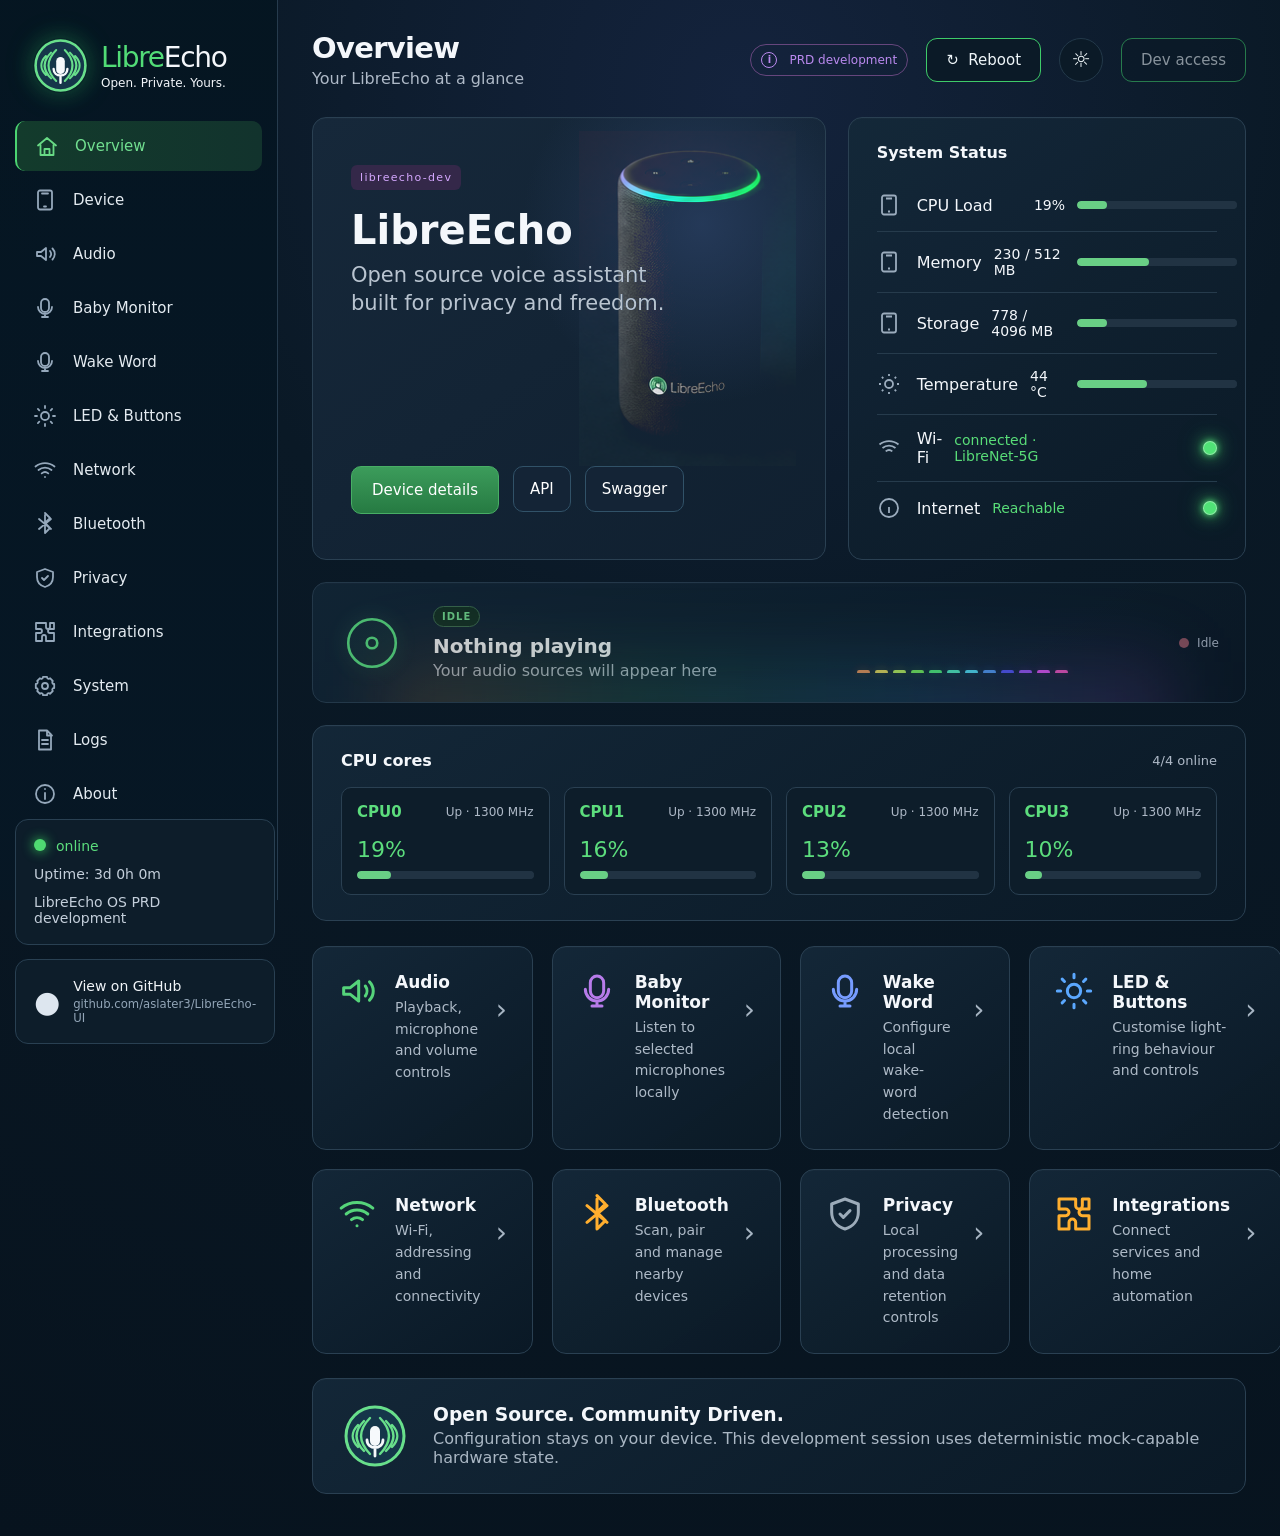
<file: demo/index.html>
<!doctype html>
<html lang="en">
<head>
<meta charset="utf-8" />
<meta name="viewport" content="width=device-width,initial-scale=1" />
<title>LibreEcho Control Centre</title>
<link rel="icon" href="assets/favicon.svg" type="image/svg+xml" />
<link rel="stylesheet" href="css/app.css" />
</head>
<body>
<svg class="sprite" aria-hidden="true">
  <symbol id="home" viewBox="0 0 24 24"><path d="M3 11.5 12 4l9 7.5M5.5 10.5V21h13V10.5M9.5 21v-6h5v6"/></symbol>
  <symbol id="device" viewBox="0 0 24 24"><rect x="5" y="2.5" width="14" height="19" rx="2"/><path d="M9 5.5h6M11 18.5h2"/></symbol>
  <symbol id="audio" viewBox="0 0 24 24"><path d="M4 10h4l5-4v12l-5-4H4zM17 9c1.3 1.7 1.3 4.3 0 6M19.5 6.5c3 3.1 3 7.9 0 11"/></symbol>
  <symbol id="mic" viewBox="0 0 24 24"><rect x="8" y="3" width="8" height="13" rx="4"/><path d="M5 11a7 7 0 0 0 14 0M12 18v3M9 21h6"/></symbol>
  <symbol id="sun" viewBox="0 0 24 24"><circle cx="12" cy="12" r="4"/><path d="M12 2v2M12 20v2M2 12h2M20 12h2M4.9 4.9l1.4 1.4M17.7 17.7l1.4 1.4M19.1 4.9l-1.4 1.4M6.3 17.7l-1.4 1.4"/></symbol>
  <symbol id="wifi" viewBox="0 0 24 24"><path d="M2.5 8.5a15 15 0 0 1 19 0M5.5 12a10.2 10.2 0 0 1 13 0M8.7 15.4a5.2 5.2 0 0 1 6.6 0M12 19h.01"/></symbol>
  <symbol id="bluetooth" viewBox="0 0 24 24"><path d="M12 3v18l5-5-5-5 5-5-5-5M6 7l12 10M6 17 18 7"/></symbol>
  <symbol id="shield" viewBox="0 0 24 24"><path d="M12 3 20 6v5c0 5-3.2 8.6-8 10-4.8-1.4-8-5-8-10V6z"/><path d="m9 12 2 2 4-4"/></symbol>
  <symbol id="puzzle" viewBox="0 0 24 24"><path d="M8 3h5v4a2 2 0 1 0 4 0V3h4v6h-4a2 2 0 1 0 0 4h4v8h-8v-4a2 2 0 1 0-4 0v4H3v-8h4a2 2 0 1 0 0-4H3V3z"/></symbol>
  <symbol id="gear" viewBox="0 0 24 24"><circle cx="12" cy="12" r="3"/><path d="M19.4 15a1.7 1.7 0 0 0 .3 1.9l.1.1-2.8 2.8-.1-.1a1.7 1.7 0 0 0-1.9-.3 1.7 1.7 0 0 0-1 1.6v.2h-4V21a1.7 1.7 0 0 0-1-1.6 1.7 1.7 0 0 0-1.9.3l-.1.1L4.2 17l.1-.1a1.7 1.7 0 0 0 .3-1.9A1.7 1.7 0 0 0 3 14H2.8v-4H3a1.7 1.7 0 0 0 1.6-1 1.7 1.7 0 0 0-.3-1.9L4.2 7 7 4.2l.1.1A1.7 1.7 0 0 0 9 4.6 1.7 1.7 0 0 0 10 3V2.8h4V3a1.7 1.7 0 0 0 1 1.6 1.7 1.7 0 0 0 1.9-.3l.1-.1L19.8 7l-.1.1a1.7 1.7 0 0 0-.3 1.9 1.7 1.7 0 0 0 1.6 1h.2v4H21a1.7 1.7 0 0 0-1.6 1z"/></symbol>
  <symbol id="log" viewBox="0 0 24 24"><path d="M6 2.5h8l4 4V21.5H6zM14 2.5v5h5M9 12h6M9 16h6"/></symbol>
  <symbol id="info" viewBox="0 0 24 24"><circle cx="12" cy="12" r="9"/><path d="M12 11v6M12 7h.01"/></symbol>
</svg>
<div class="app-shell">
  <aside class="sidebar">
    <div class="brand"><img class="brand-mark" src="assets/mark.svg" alt=""><div><strong><em>Libre</em>Echo</strong><small>Open. Private. Yours.</small></div></div>
    <nav id="nav"></nav>
    <div class="side-bottom">
      <div class="status-card"><div class="online" id="device-online"><span></span>Connecting…</div><p id="sidebar-uptime">Uptime: —</p><div class="version-line"><p id="sidebar-version">LibreEcho OS</p><button id="update-available" class="update-available" type="button" hidden>Update available</button></div></div>
      <a class="github-card" href="https://github.com/aslater3/LibreEcho-UI"><span class="github-dot">●</span><span>View on GitHub<small>github.com/aslater3/LibreEcho-UI</small></span></a>
    </div>
  </aside>
  <main>
    <header><button class="menu-btn" id="menu" aria-label="Toggle navigation">☰</button><div><h1 id="page-title">Overview</h1><p id="page-subtitle">Your LibreEcho at a glance</p></div><div class="header-actions"><span class="backend-badge" id="backend-badge">Connecting</span><button id="reboot" class="outline-btn">↻&nbsp; Reboot</button><button class="icon-btn" id="theme" aria-label="Toggle colour theme">☼</button><button class="outline-btn auth-control" id="auth-control" type="button">Sign in</button></div></header>
    <section id="content" aria-live="polite"><div class="panel loading">Loading device state…</div></section>
  </main>
</div>
<div class="toast" id="toast">Saved</div>
<dialog id="auth-dialog" aria-labelledby="auth-title">
  <form id="auth-form" class="auth-form">
    <h2 id="auth-title">Sign in to LibreEcho</h2>
    <p id="auth-copy" class="muted">Use a configured local account to continue.</p>
    <label class="field" id="auth-username-row"><span>Username</span><input id="auth-username" name="username" autocomplete="username" required></label>
    <label class="field" id="auth-password-row"><span>Password</span><input id="auth-password" name="password" type="password" autocomplete="current-password" required></label>
    <label class="field" id="auth-token-row" hidden><span>API token</span><input id="auth-token" name="token" autocomplete="off"></label>
    <p id="auth-error" class="error-text" role="alert" hidden></p>
    <div class="auth-actions"><button id="auth-cancel" class="secondary-btn" type="button">Cancel</button><button class="primary-btn" type="submit">Sign in</button></div>
  </form>
</dialog>
<script src="js/demo-api.js?rev=3"></script>
<script src="js/bluetooth.js?rev=1"></script>
<script src="js/app.js?rev=19"></script>
</body>
</html>
</file>
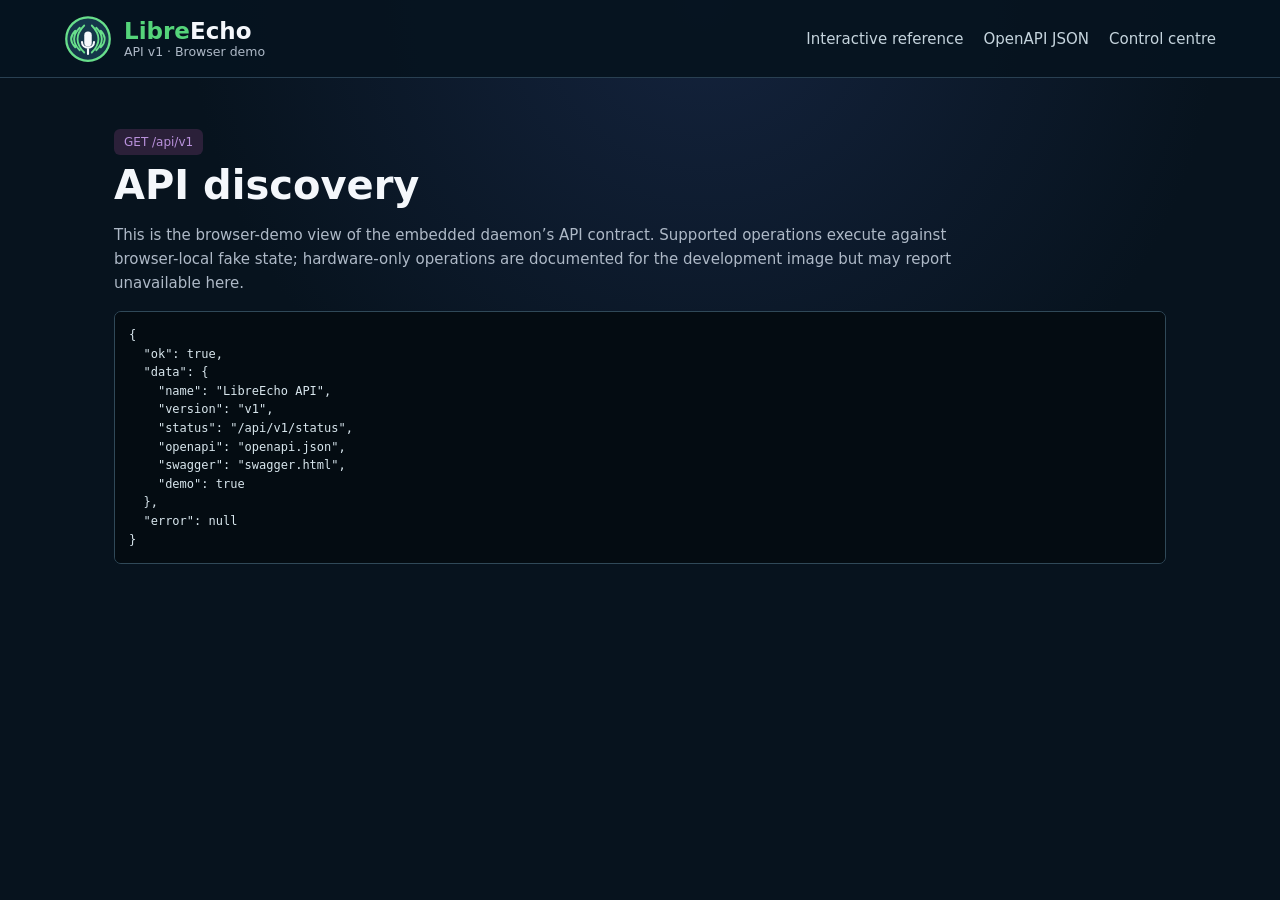
<file: demo/api.html>
<!doctype html>
<html lang="en"><head><meta charset="utf-8"><meta name="viewport" content="width=device-width,initial-scale=1"><title>LibreEcho API root</title><link rel="stylesheet" href="css/api-docs.css"></head>
<body><header class="docs-header"><a href="./" class="docs-brand"><img src="assets/mark.svg" alt=""><span><strong><em>Libre</em>Echo</strong><small>API v1 · Browser demo</small></span></a><nav><a href="swagger.html">Interactive reference</a><a href="openapi.json">OpenAPI JSON</a><a href="./">Control centre</a></nav></header><main><section class="intro"><span class="version">GET /api/v1</span><h1>API discovery</h1><p>This is the browser-demo view of the embedded daemon’s API contract. Supported operations execute against browser-local fake state; hardware-only operations are documented for the development image but may report unavailable here.</p><div class="try-response" style="display:block"><pre id="response">Loading…</pre></div></section></main><script src="js/demo-api.js"></script><script>LibreEchoDemo.request('/').then(data=>document.querySelector('#response').textContent=JSON.stringify({ok:true,data,error:null},null,2));</script></body></html>
</file>
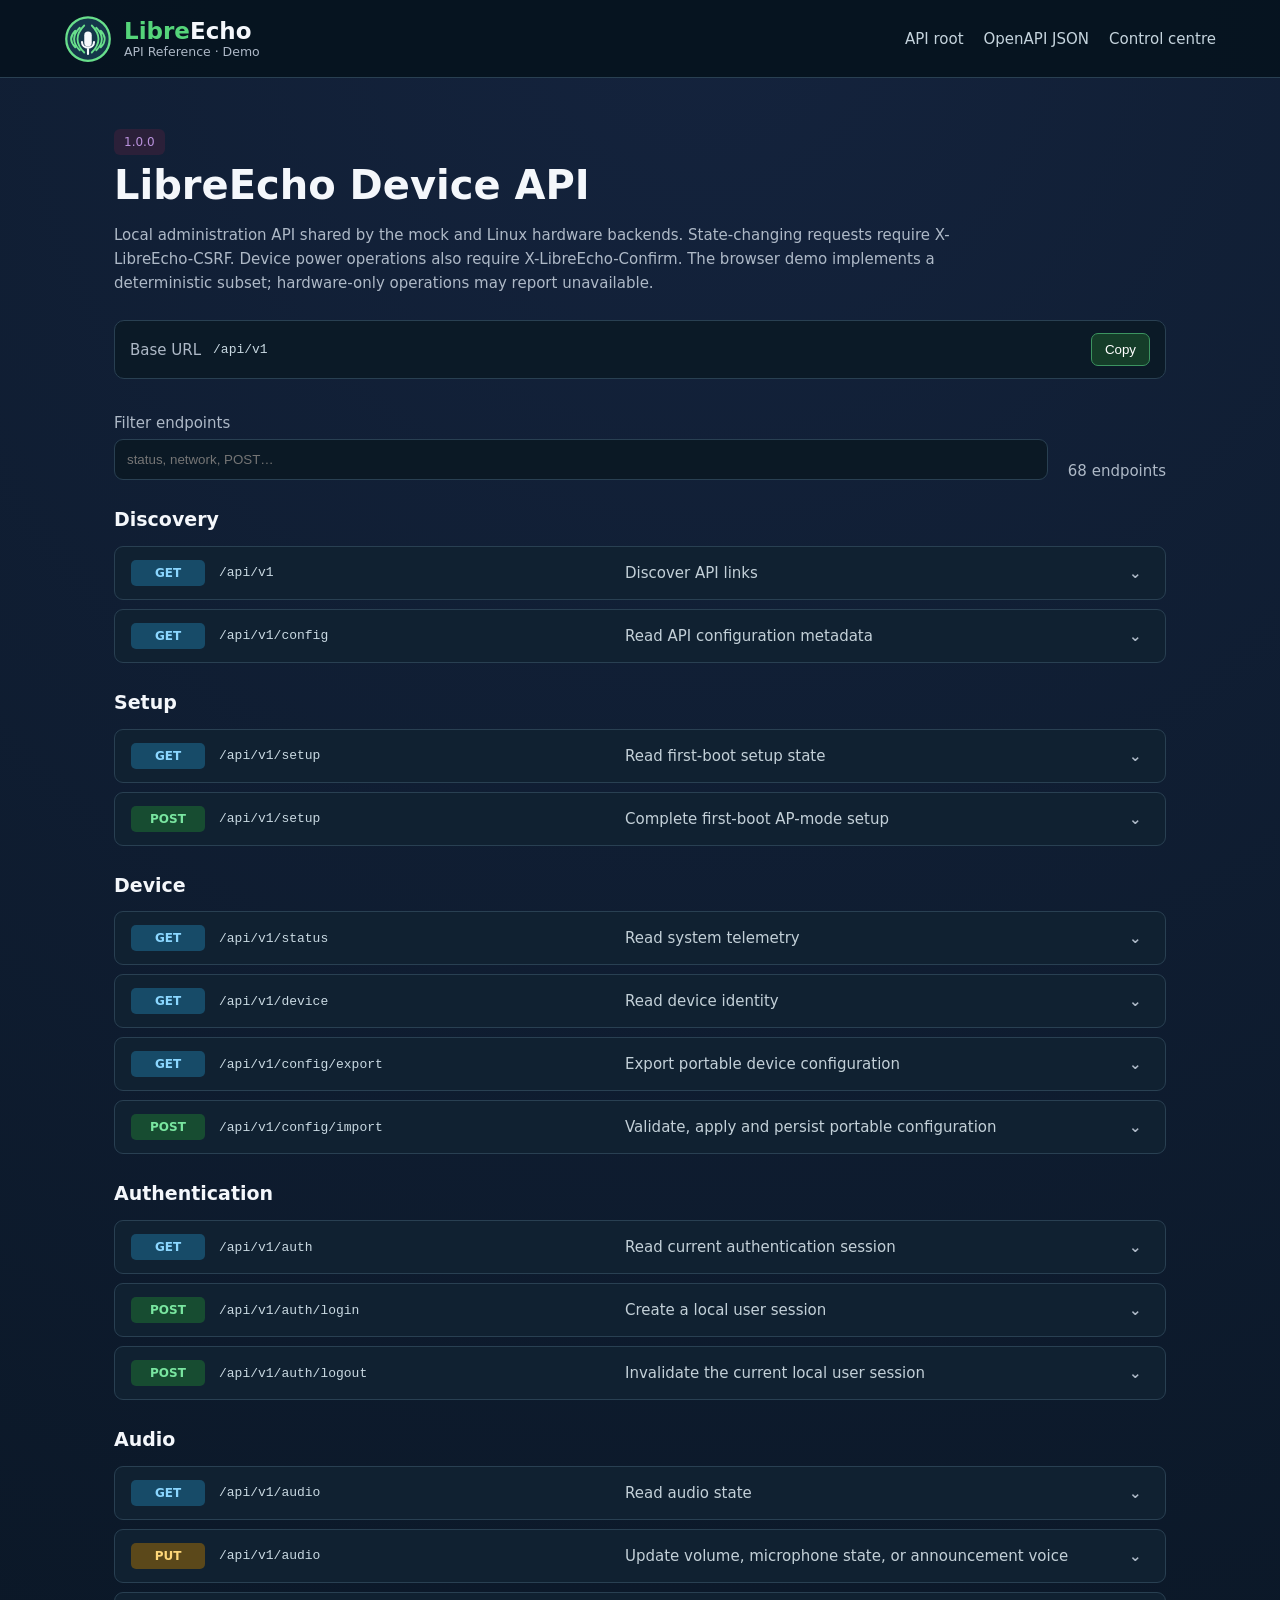
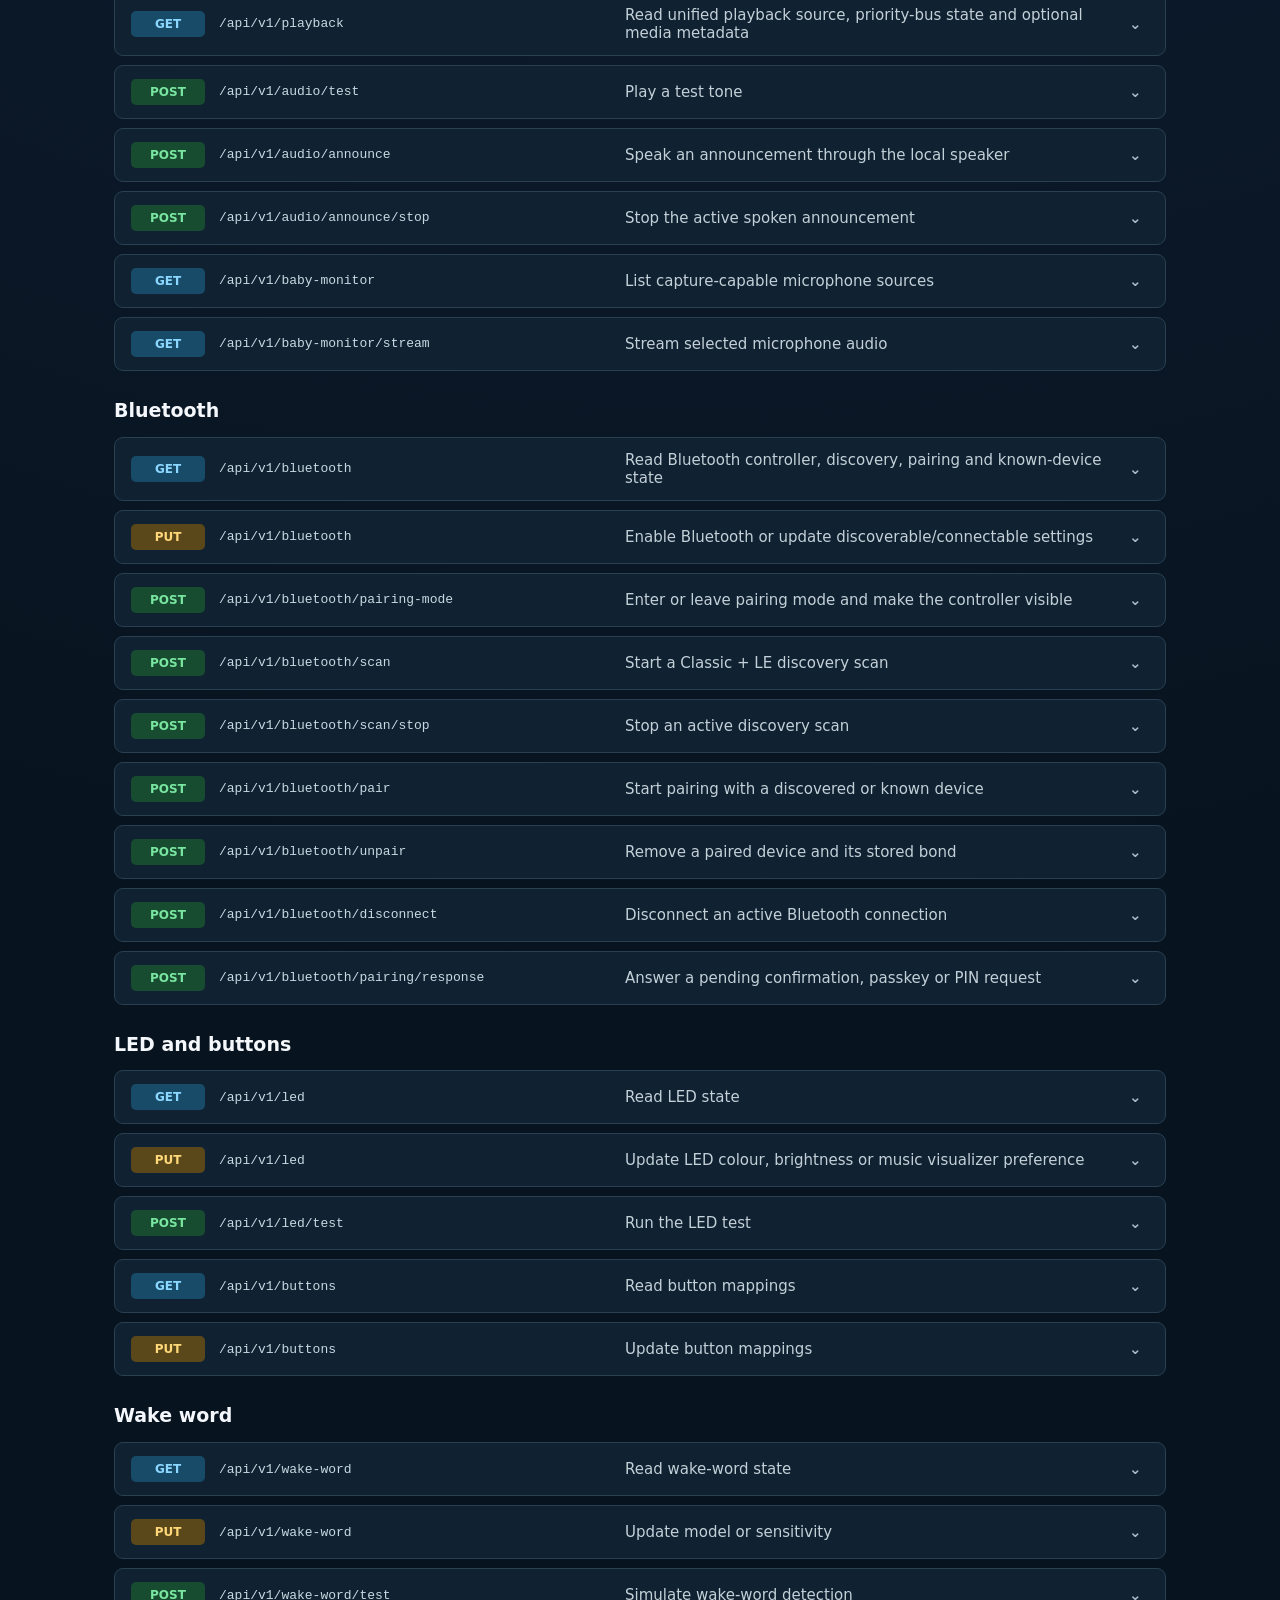
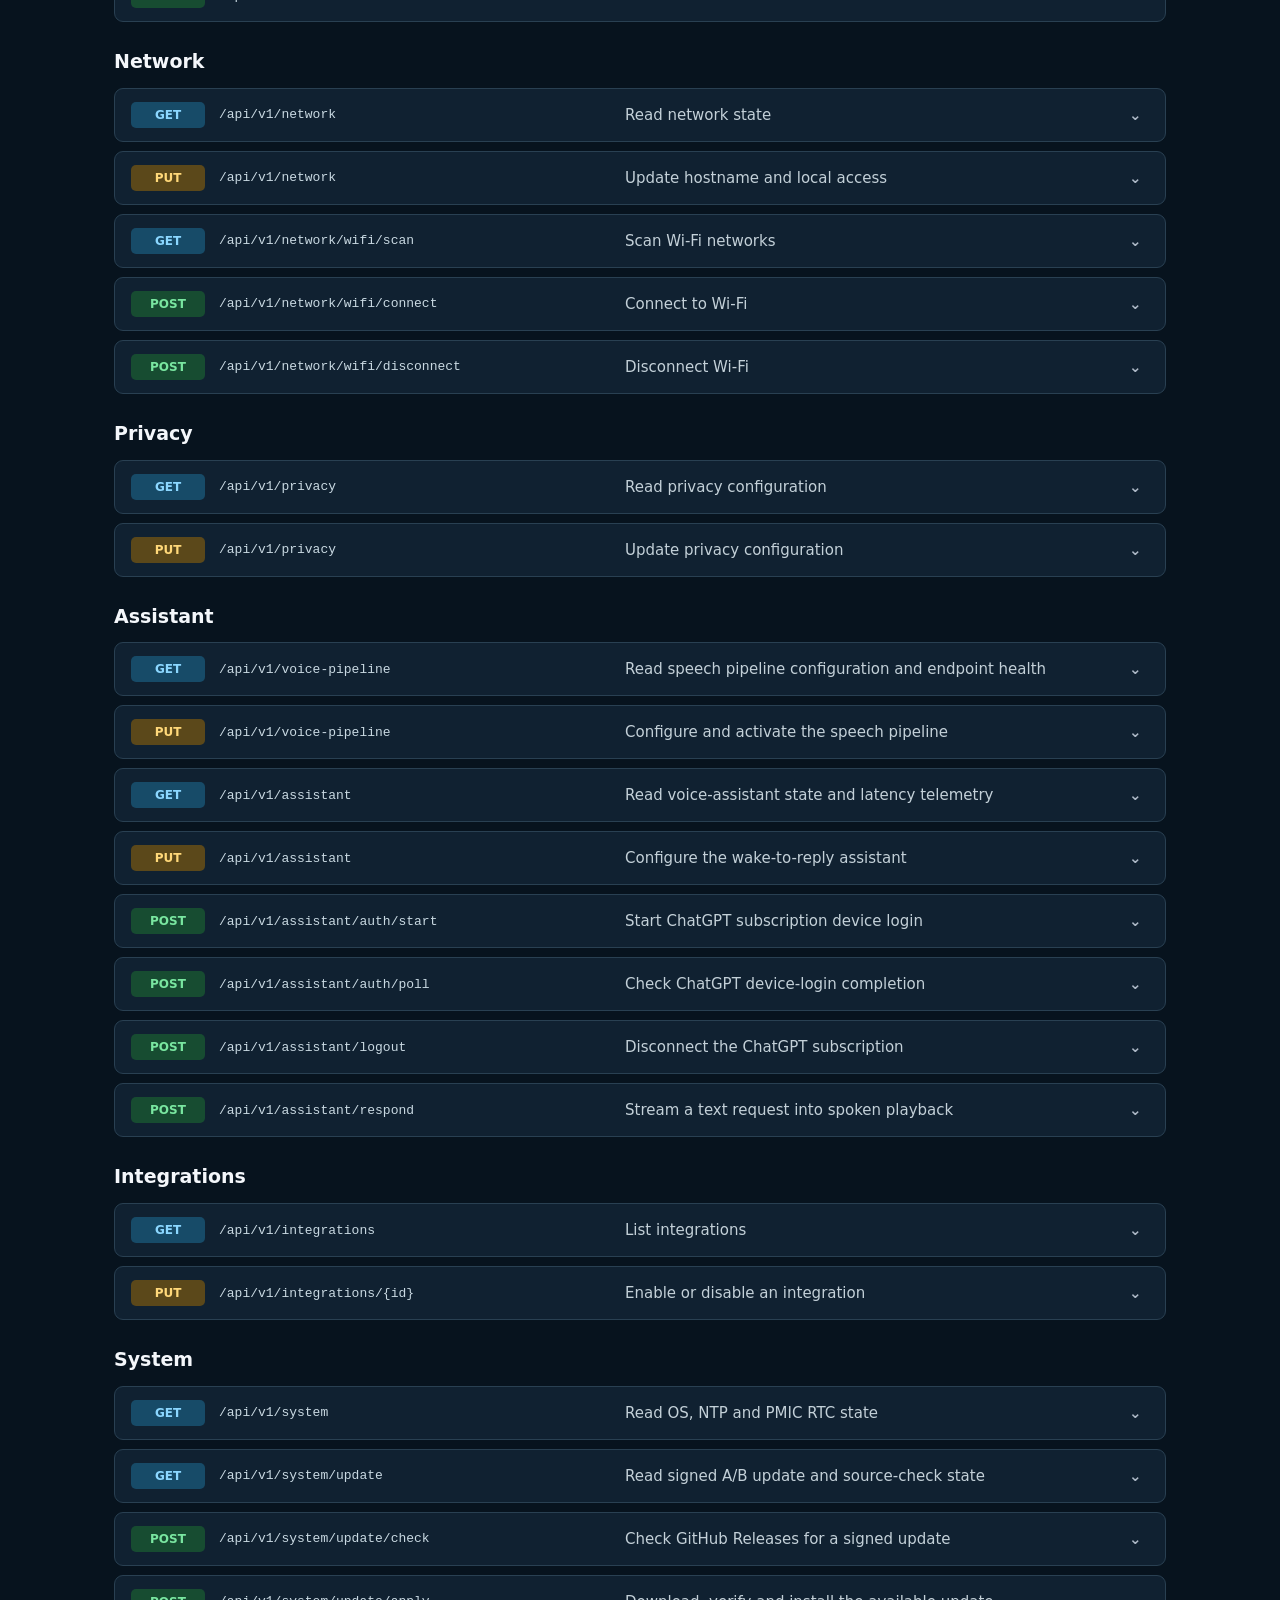
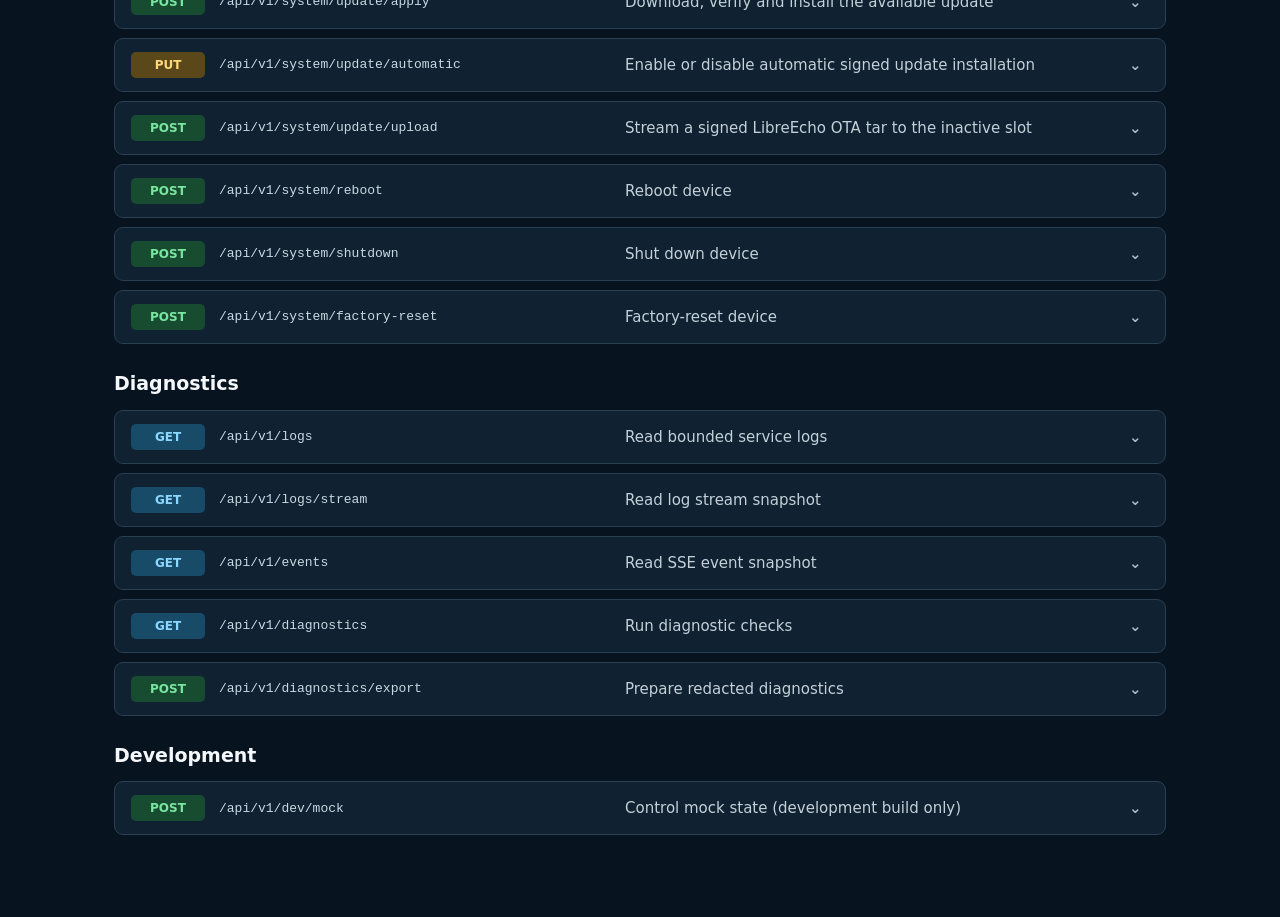
<file: demo/swagger.html>
<!doctype html>
<html lang="en">
<head>
  <meta charset="utf-8">
  <meta name="viewport" content="width=device-width,initial-scale=1">
  <title>LibreEcho API Reference</title>
  <link rel="stylesheet" href="css/api-docs.css">
</head>
<body>
  <header class="docs-header">
    <a href="./" class="docs-brand"><img src="assets/mark.svg" alt=""><span><strong><em>Libre</em>Echo</strong><small>API Reference · Demo</small></span></a>
    <nav><a href="api.html">API root</a><a href="openapi.json">OpenAPI JSON</a><a href="./">Control centre</a></nav>
  </header>
  <main>
    <section class="intro">
      <span class="version" id="api-version">OpenAPI</span>
      <h1 id="api-title">LibreEcho API</h1>
      <p id="api-description">Loading the device API specification…</p>
      <div class="server"><span>Base URL</span><code id="base-url">/api/v1</code><button id="copy-base">Copy</button></div>
    </section>
    <div class="toolbar"><label>Filter endpoints <input id="endpoint-filter" type="search" placeholder="status, network, POST…"></label><span id="endpoint-count"></span></div>
    <section id="api-reference" aria-live="polite"></section>
  </main>
  <script src="js/demo-api.js"></script>
  <script src="js/swagger.js"></script>
</body>
</html>
</file>
<file: demo/css/app.css>
:root{--bg:#081622;--bg2:#0d1c2a;--panel:#102131;--panel2:#14283a;--line:#294052;--text:#f4f7fb;--muted:#aeb9c7;--green:#55d47a;--green2:#1f8c4a;--purple:#b77bea;--blue:#5ba8ff;--orange:#ffae2e;--shadow:0 22px 55px rgba(0,0,0,.25)}

*{box-sizing:border-box}
body{margin:0;background:radial-gradient(circle at 58% 6%,#14233d 0,#0a1926 35%,#07131e 100%);color:var(--text);font-family:Inter,ui-sans-serif,system-ui,-apple-system,BlinkMacSystemFont,"Segoe UI",sans-serif;min-height:100vh}
.sprite{position:absolute;width:0;height:0;overflow:hidden}
.app-shell{display:grid;grid-template-columns:278px 1fr;min-height:100vh}
.sidebar{position:fixed;inset:0 auto 0 0;width:278px;border-right:1px solid #263b4d;background:linear-gradient(180deg,rgba(5,22,34,.98),rgba(7,24,37,.96));padding:30px 15px 20px;display:flex;flex-direction:column;z-index:3}
.brand{display:flex;align-items:center;gap:13px;padding:8px 18px 28px}
.brand strong{font-size:28px;font-weight:500;letter-spacing:-1.3px}
.brand strong em{font-style:normal;color:#52dc77}
.brand small{display:block;font-size:12px;margin-top:2px}
.brand-mark{width:55px;height:55px;border:3px solid #68df8b;border-radius:50%;position:relative;background:#15364a;box-shadow:0 0 25px rgba(54,222,113,.16)}
.brand-mark:after{content:"";position:absolute;left:21px;bottom:8px;width:9px;height:16px;background:#f6f9fc;border-radius:8px 8px 12px 12px}
.brand-mark span,.brand-mark i,.brand-mark b{position:absolute;border:2px solid #68df8b;border-top-color:transparent;border-bottom-color:transparent;border-radius:50%;top:10px;bottom:10px}
.brand-mark span{left:8px;right:8px}
.brand-mark i{left:13px;right:13px}
.brand-mark b{left:18px;right:18px}
nav{display:grid;gap:4px}
.nav-item{border:0;background:transparent;color:#e4ebf1;display:flex;align-items:center;gap:16px;padding:13px 18px;border-radius:10px;font-size:15px;text-align:left;cursor:pointer;transition:.2s}
.nav-item svg{width:24px;height:24px;fill:none;stroke:#95a8bb;stroke-width:1.8;stroke-linecap:round;stroke-linejoin:round}
.nav-item:hover{background:#102a31}
.nav-item.active{background:linear-gradient(90deg,#133b2c,#12332d);color:#71df90;border-left:2px solid #4bd471}
.nav-item.active svg{stroke:#68da85}
.side-bottom{margin-top:auto;display:grid;gap:14px}
.status-card,.github-card{border:1px solid #294052;border-radius:13px;background:#0d1d2a;padding:18px;color:#c4cfdb;font-size:14px}
.version-line{display:flex;align-items:center;gap:8px;flex-wrap:wrap}.version-line p{margin:0}.update-available{border:1px solid #4d9965;border-radius:5px;background:#143225;color:#75df93;padding:3px 6px;font-size:10px;font-weight:700;cursor:pointer}.update-available:hover{background:#1b432e}.light .update-available{border-color:#7fba92;background:#e5f4e9;color:#176c37}.light .update-available:hover{background:#d6ecdd}
.status-card p{margin:12px 0 0}
.online{color:#5cdd7d}
.online span{display:inline-block;width:12px;height:12px;border-radius:50%;background:#4fda71;margin-right:10px;box-shadow:0 0 12px #38d760}
.github-card{text-decoration:none;display:flex;align-items:center;gap:13px;color:#f0f4f8}
.github-card small{display:block;color:#92a5b7;margin-top:3px}
.github-dot{font-size:30px;color:#dde6ef}
main{grid-column:2;padding:31px 34px 42px;min-width:0}
header{display:flex;align-items:center;justify-content:space-between;margin-bottom:29px}
h1{font-size:29px;margin:0 0 4px;letter-spacing:-.7px}
header p{margin:0;color:var(--muted)}
.header-actions{display:flex;gap:18px;align-items:center}
.outline-btn,.icon-btn{border:1px solid #3ecb69;background:#0b1a27;color:#eef5f8;border-radius:11px;height:44px;padding:0 19px;font-size:15px;cursor:pointer}
.outline-btn:hover{background:#143126}
.icon-btn{border-color:#23394a;width:44px;padding:0;border-radius:50%;font-size:22px}
.avatar{width:46px;height:46px;border-radius:50%;background:#164835;display:grid;place-items:center}
.grid-top{display:grid;grid-template-columns:1.48fr 1fr;gap:22px}
.panel{border:1px solid #2a4052;border-radius:14px;background:linear-gradient(145deg,rgba(20,40,57,.92),rgba(10,25,38,.93));box-shadow:inset 0 1px 0 rgba(255,255,255,.015)}
.hero{min-height:374px;position:relative;padding:47px 38px;overflow:hidden;background:radial-gradient(circle at 76% 24%,rgba(44,66,103,.7),transparent 35%),linear-gradient(145deg,#16283a,#102030)}
.hero h2{font-size:40px;margin:0 0 8px}
.hero p{font-size:21px;line-height:1.35;color:#b9c4d0;max-width:390px;margin:0}
.hero-actions{position:absolute;left:38px;bottom:45px;display:flex;gap:14px}
.primary-btn,.secondary-btn,.save-btn{padding:14px 20px;border-radius:10px;border:1px solid #315268;color:white;background:#142436;font-size:15px;cursor:pointer}
.primary-btn,.save-btn{background:linear-gradient(180deg,#3c9c5b,#267a42);border-color:#48ae65}
.device-img{position:absolute;right:29px;top:13px;height:335px;mix-blend-mode:lighten;filter:drop-shadow(0 22px 20px rgba(0,0,0,.38))}
.status-panel{padding:25px 28px}
.status-panel h3,.setting-panel h3{margin:0 0 17px;font-size:16px}
.metric{display:grid;grid-template-columns:28px 1fr auto 140px;gap:12px;align-items:center;padding:14px 0;border-bottom:1px solid #263b4c}
.metric:last-child{border-bottom:0}
.metric svg{width:24px;height:24px;fill:none;stroke:#9bacbd;stroke-width:1.8}
.metric .value{font-size:14px}
.bar{height:8px;border-radius:8px;background:#213343;overflow:hidden}
.bar i{display:block;height:100%;background:#69cf85;border-radius:8px}
.connected{color:#59dd78}
.cards{display:grid;grid-template-columns:repeat(4,1fr);gap:19px;margin-top:25px}
.shortcut{min-height:147px;padding:24px;display:grid;grid-template-columns:43px 1fr 12px;gap:15px;align-items:start;cursor:pointer;transition:.2s}
.shortcut:hover{transform:translateY(-2px);border-color:#3e5a70;background:#14283a}
.shortcut svg{width:40px;height:40px;fill:none;stroke-width:1.8;stroke-linecap:round;stroke-linejoin:round}
.shortcut h3{margin:1px 0 5px;font-size:17px}
.shortcut p{margin:0;color:#aebac7;font-size:14px;line-height:1.55}
.arrow{font-size:28px;color:#a7b5c3;margin-top:22px}
.green{stroke:var(--green)}
.purple{stroke:var(--purple)}
.blue{stroke:#779cff}
.sky{stroke:var(--blue)}
.orange{stroke:var(--orange)}
.grey{stroke:#9cabb9}
.community{margin-top:24px;padding:25px 30px;display:flex;align-items:center;gap:26px}
.community-logo{font-size:58px;color:#4ad06e}
.community h3{margin:0 0 4px}
.community p{margin:0;color:#aab7c4}
.community .push{margin-left:auto;display:flex;gap:16px}
.settings-grid{display:grid;grid-template-columns:1fr 1fr;gap:22px}
.setting-panel{padding:25px}
.field{display:grid;gap:8px;margin:18px 0}
.field label{font-size:13px;color:#aebbc7}
.field input,.field select{width:100%;background:#0b1925;color:#f3f6f8;border:1px solid #2c4355;border-radius:9px;padding:12px 13px;font:inherit}
.switch-row{display:flex;align-items:center;justify-content:space-between;padding:13px 0;border-bottom:1px solid #24394a}
.switch{width:48px;height:26px;border-radius:20px;background:#273a48;position:relative;cursor:pointer}
.switch:after{content:"";position:absolute;width:20px;height:20px;border-radius:50%;background:white;top:3px;left:3px;transition:.2s}
.switch.on{background:#35a85b}
.switch.on:after{left:25px}
.colour-row{display:flex;gap:12px}
.colour{width:34px;height:34px;border-radius:50%;border:3px solid transparent;cursor:pointer}
.colour.selected{border-color:white;box-shadow:0 0 0 2px #2b4051}
.toast{position:fixed;right:30px;bottom:28px;padding:13px 20px;background:#2b9c53;border-radius:9px;opacity:0;transform:translateY(10px);transition:.25s;z-index:8}
.toast.show{opacity:1;transform:none}
@media(max-width:1100px){.cards{grid-template-columns:repeat(2,1fr)}
.grid-top{grid-template-columns:1fr}
.device-img{opacity:.55}
.app-shell{grid-template-columns:225px 1fr}
.sidebar{width:225px}
.brand strong{font-size:23px}
}
button,input,select{font:inherit}button:focus-visible,input:focus-visible,select:focus-visible,a:focus-visible{outline:3px solid #75c9ff;outline-offset:3px}.brand .brand-mark{width:55px;height:55px;border:0;border-radius:50%;background:none;filter:drop-shadow(0 0 14px rgba(54,222,113,.2))}.brand .brand-mark:after{display:none}.menu-btn{display:none;border:0;background:transparent;color:var(--text);font-size:25px}.backend-badge{font-size:12px;text-transform:uppercase;letter-spacing:.08em;padding:7px 10px;border:1px solid var(--line);border-radius:999px;color:var(--muted)}.backend-badge.mock{color:#bb8af0;border-color:#66467d}.backend-badge.linux{color:#69dd8b;border-color:#386748}.loading,.empty-state{padding:45px;text-align:center;color:var(--muted)}.sim-label{display:inline-block;margin-bottom:17px;padding:6px 9px;border-radius:6px;background:#342849;color:#d5a8ff;font-size:11px;letter-spacing:.12em}.shortcut{border:1px solid #2a4052;color:var(--text);text-align:left}.shortcut span{display:block}.shortcut strong{display:block;font-size:17px;margin:1px 0 5px}.shortcut small{display:block;color:#aebac7;font-size:14px;line-height:1.55}.community-mark,.about-mark{width:64px;height:64px}.community-mark{flex:0 0 auto}.muted{color:var(--muted);line-height:1.55}.wide{grid-column:1/-1}.button-row{display:flex;gap:12px;flex-wrap:wrap;margin-top:18px}.danger-btn{padding:13px 18px;border:1px solid #8d3e48;background:#3b2028;color:#ffdce0;border-radius:10px;cursor:pointer}button:disabled,input:disabled,select:disabled{opacity:.55;cursor:not-allowed}.facts{display:grid;grid-template-columns:minmax(120px,1fr) 1.6fr;margin:0}.facts dt,.facts dd{margin:0;padding:11px 0;border-bottom:1px solid #24394a}.facts dt{color:var(--muted)}.facts dd{text-align:right;overflow-wrap:anywhere}.field>span{font-size:13px;color:#aebbc7}.range-field input{padding:0;accent-color:#50d477}.switch-row{display:grid;grid-template-columns:1fr auto;align-items:center;cursor:pointer}.toggle-input{position:absolute;opacity:0;pointer-events:none}.switch-row .switch{grid-column:2}.toggle-input:checked+.switch{background:#35a85b}.toggle-input:checked+.switch:after{left:25px}.toggle-input:focus-visible+.switch{outline:3px solid #75c9ff;outline-offset:3px}.toggle-input:disabled+.switch{opacity:.45}.privacy-callout,.notice{display:flex;gap:10px;margin:17px 0;padding:14px;border:1px solid #2e6945;border-radius:9px;background:#123326;color:#72df92}.notice{flex-direction:column}.notice.unsupported{border-color:#6b5938;background:#352d1d;color:#f0be69}.profile-grid{display:grid;grid-template-columns:repeat(2,1fr);gap:12px}.profile-grid div{display:flex;align-items:center;gap:9px;text-transform:capitalize}.profile-grid i{width:22px;height:22px;border-radius:50%}.led-preview{height:90px;display:grid;place-items:center;position:relative;margin:18px 0;color:var(--muted)}.led-preview i{position:absolute;width:76px;height:76px;border:9px solid var(--led);border-radius:50%;box-shadow:0 0 22px var(--led)}.led-preview span{position:absolute;top:78px;font-size:12px}.status-line{display:flex;align-items:center;gap:10px;padding:12px 0;border-bottom:1px solid #24394a}.status-line>div{display:grid}.status-line small{color:var(--muted)}.status-line>:last-child{margin-left:auto}.status-dot{width:10px;height:10px;border-radius:50%;background:#8d5360}.status-dot.ok{background:#55d47a;box-shadow:0 0 9px #55d47a}.wifi-results{display:grid;margin:15px 0;max-height:280px;overflow:auto}.wifi-network{display:flex;justify-content:space-between;align-items:center;border:0;border-bottom:1px solid #24394a;background:transparent;color:var(--text);padding:12px;text-align:left;cursor:pointer}.wifi-network:hover{background:#172c3d}.wifi-network span{display:grid}.wifi-network small{color:var(--muted)}.integration-grid{display:grid;grid-template-columns:repeat(2,1fr);gap:22px}.progress{height:9px;background:#243747;border-radius:8px;overflow:hidden;margin:15px 0}.progress i{display:block;height:100%;background:#55d47a}.log-toolbar{display:flex;gap:12px;margin-bottom:15px}.log-toolbar input{flex:1;background:#0b1925;color:var(--text);border:1px solid #2c4355;border-radius:9px;padding:10px}.log-viewer{background:#06111a;border:1px solid #263b4c;border-radius:9px;max-height:420px;overflow:auto;font:13px ui-monospace,SFMono-Regular,Menlo,monospace}.log-viewer>div{display:grid;grid-template-columns:90px 70px 1fr;gap:10px;padding:9px 12px;border-bottom:1px solid #192a37}.level{color:#70c4ef}.level.warning{color:#ffae2e}.level.error{color:#ff747d}.diagnostics{margin-top:22px}.error-text{color:#ff8e96}.toast.error{background:#a63b45}code{background:#07131e;border:1px solid #284052;border-radius:5px;padding:2px 5px}
body.light{--bg:#edf3f6;--bg2:#f7fafc;--panel:#fff;--panel2:#f4f8fa;--line:#c8d5dd;--text:#172a38;--muted:#5d6e79;--green:#218a49;--green2:#176b38;background:radial-gradient(circle at 58% 4%,#fff 0,#eef4f7 42%,#e5edf1 100%);color:var(--text)}
.light .sidebar{background:linear-gradient(180deg,#fbfdfe,#f0f5f7);border-color:#c8d5dd;box-shadow:8px 0 28px rgba(31,55,70,.06)}.light .brand strong,.light h1,.light h2,.light h3{color:#172a38}.light .brand small{color:#526874}.light .nav-item{color:#314956}.light .nav-item svg{stroke:#57717f}.light .nav-item:hover{background:#e4eeea;color:#183f2a}.light .nav-item.active{background:linear-gradient(90deg,#ccebd7,#dff2e5);color:#155f32;border-left-color:#218a49;font-weight:650;box-shadow:inset 0 0 0 1px #b7dec5}.light .nav-item.active svg{stroke:#18753a}.light .status-card,.light .github-card{background:#fff;border-color:#c7d5dc;color:#344b58}.light .github-card small{color:#667b86}.light .github-dot{color:#314a58}.light main,.light .panel{color:var(--text)}.light .panel{background:linear-gradient(145deg,#fff,#f4f8fa);border-color:#c8d5dd;box-shadow:0 7px 22px rgba(42,65,78,.06)}.light .hero{background:radial-gradient(circle at 76% 24%,rgba(183,204,222,.65),transparent 38%),linear-gradient(145deg,#f9fbfd,#e7eef4)}.light .hero p,.light .shortcut small,.light .community p,.light .muted{color:#5d6e79}.light .sim-label{background:#eee4f7;color:#69448b}.light .metric{border-color:#d5dfe4}.light .metric svg{stroke:#56717e}.light .bar,.light .progress{background:#d9e4e9}.light .bar i,.light .progress i{background:#319858}.light .shortcut{color:#172a38}.light .shortcut:hover{background:#edf5f1;border-color:#8faaa0}.light .community{background:#f8fbfc}.light header p{color:#5d6e79}.light .backend-badge{background:#fff;border-color:#b9cbd4;color:#4f6470}.light .backend-badge.mock{background:#f5eefb;border-color:#c5a9dc;color:#69448b}.light .outline-btn,.light .icon-btn,.light .secondary-btn{background:#fff;color:#233e4c;border-color:#9fb3be}.light .outline-btn:hover,.light .secondary-btn:hover{background:#e8f3ed;border-color:#6e9e80}.light .avatar{background:#cdebd7;color:#155f32}.light .setting-panel{background:#fff}.light .field input,.light .field select,.light .log-toolbar input{background:#f8fbfc;color:#172a38;border-color:#b9cbd4}.light .field input:disabled,.light .field select:disabled{background:#edf2f4;color:#62737d}.light .switch-row,.light .facts dt,.light .facts dd,.light .status-line,.light .wifi-network{border-color:#d7e1e6}.light .switch{background:#aebdc5}.light .toggle-input:checked+.switch{background:#278c4b}.light .privacy-callout{background:#e4f4e9;border-color:#9fcfaf;color:#176c37}.light .notice.unsupported{background:#fff5dc;border-color:#dfbd68;color:#745414}.light .wifi-network{color:#172a38}.light .wifi-network:hover{background:#edf5f1}.light .wifi-network small{color:#60727c}.light .led-preview{color:#566b76}.light .log-toolbar{background:transparent}.light .log-viewer{background:#17242d;color:#e8f0f4;border-color:#405661}.light .log-viewer>div{border-color:#31454f}.light code{background:#e9f0f3;border-color:#bfd0d8;color:#253e4b}.light .danger-btn{background:#fff0f1;border-color:#c97980;color:#852e37}.light .error-text{color:#a92f3a}.light .loading,.light .empty-state{color:#526874}
@media(max-width:760px){.app-shell{display:block}.sidebar{transform:translateX(-100%);transition:.2s;width:278px;box-shadow:20px 0 50px rgba(0,0,0,.4)}.nav-open .sidebar{transform:none}.menu-btn{display:block}main{padding:20px;display:block}header{gap:12px;align-items:flex-start}header>div:nth-child(2){flex:1}.header-actions{gap:8px}.header-actions>#reboot{display:none}.auth-control{font-size:12px;padding:0 10px;max-width:110px}.backend-badge{font-size:9px}.grid-top,.settings-grid,.integration-grid{grid-template-columns:1fr}.wide{grid-column:auto}.cards{grid-template-columns:1fr}.hero{min-height:330px;padding:30px 24px}.hero h2{font-size:32px}.hero p{font-size:17px}.device-img{height:260px;right:-10px;top:40px;opacity:.38}.hero-actions{left:24px;bottom:28px}.metric{grid-template-columns:25px 1fr auto}.metric .bar{grid-column:2/-1}.community{align-items:flex-start}.facts{grid-template-columns:1fr}.facts dd{text-align:left;padding-top:0}.log-viewer>div{grid-template-columns:70px 55px 1fr}.profile-grid{grid-template-columns:1fr}.cpu-core-grid{grid-template-columns:repeat(2,1fr)}}
.save-changes{display:block;margin-top:20px;min-width:142px}.save-changes:disabled{background:#243747;border-color:#344b5a;color:#82939d;opacity:.72}.light .save-changes:disabled{background:#e3eaee;border-color:#c5d1d8;color:#81909a}
.bar,.progress{display:block;height:8px;border:0;border-radius:8px;overflow:hidden;background:#213343;appearance:none;-webkit-appearance:none}.bar::-webkit-progress-bar,.progress::-webkit-progress-bar{background:#213343;border-radius:8px}.bar::-webkit-progress-value,.progress::-webkit-progress-value{background:#69cf85;border-radius:8px}.bar::-moz-progress-bar,.progress::-moz-progress-bar{background:#69cf85;border-radius:8px}.progress{width:100%;height:9px;margin:15px 0}.light .bar,.light .progress,.light .bar::-webkit-progress-bar,.light .progress::-webkit-progress-bar{background:#d9e4e9}.light .bar::-webkit-progress-value,.light .progress::-webkit-progress-value,.light .bar::-moz-progress-bar,.light .progress::-moz-progress-bar{background:#319858}
.power-led{justify-self:end;width:14px;height:14px;border-radius:50%;border:1px solid rgba(255,255,255,.35)}.power-led.on{background:#50e276;box-shadow:0 0 6px #50e276,0 0 16px rgba(80,226,118,.85),0 0 28px rgba(80,226,118,.38)}.power-led.off{background:#ef535d;box-shadow:0 0 6px #ef535d,0 0 16px rgba(239,83,93,.8),0 0 28px rgba(239,83,93,.34)}.light .power-led{border-color:rgba(0,0,0,.12)}.light .power-led.on{background:#20a94c;box-shadow:0 0 5px #47c96b,0 0 14px rgba(32,169,76,.58)}.light .power-led.off{background:#d33c47;box-shadow:0 0 5px #e16069,0 0 14px rgba(211,60,71,.5)}
.cpu-panel{padding:25px 28px;margin-top:22px}.cpu-heading{display:flex;align-items:center;justify-content:space-between;margin-bottom:17px}.cpu-heading h3{margin:0;font-size:16px}.cpu-heading span{color:var(--muted);font-size:13px}.cpu-core-grid{display:grid;grid-template-columns:repeat(4,1fr);gap:14px}.cpu-core{padding:15px;border:1px solid #2a4052;border-radius:10px;background:#0d1d2a}.cpu-core>div{display:flex;align-items:center;justify-content:space-between;gap:8px}.cpu-core strong{font-size:15px}.cpu-core small{color:var(--muted);font-size:12px}.cpu-core b{display:block;margin:16px 0 9px;font-size:22px;font-weight:500}.cpu-core .bar{width:100%}.cpu-core.offline{opacity:.7}.light .cpu-core{background:#f4f8fa;border-color:#c8d5dd}
.now-playing{position:relative;margin-top:22px;padding:22px 26px;display:grid;grid-template-columns:72px minmax(180px,1fr) minmax(240px,1.25fr) auto;gap:22px;align-items:center;overflow:hidden}.now-playing:before{content:"";position:absolute;inset:auto 8% -70px 8%;height:110px;background:linear-gradient(90deg,rgba(255,143,57,.18),rgba(70,222,137,.16),rgba(63,180,255,.18),rgba(212,90,255,.16));filter:blur(36px);pointer-events:none}.now-playing-mark{width:66px;height:66px;display:grid;place-items:center}.now-playing-mark svg{width:100%;height:100%;fill:none;stroke:#5bdd82;stroke-width:4;filter:drop-shadow(0 0 9px rgba(91,221,130,.42))}.now-playing.active .now-playing-mark svg{animation:now-playing-spin 7s linear infinite}.now-playing-copy{min-width:0}.now-playing-copy h3{margin:7px 0 3px;font-size:20px;overflow:hidden;text-overflow:ellipsis;white-space:nowrap}.now-playing-copy p{margin:0;color:var(--muted);overflow:hidden;text-overflow:ellipsis;white-space:nowrap}.source-pill{display:inline-block;padding:4px 8px;border:1px solid #3e7051;border-radius:999px;color:#75df93;background:#143225;font-size:10px;font-weight:700;letter-spacing:.1em;text-transform:uppercase}.spectrum-mini{height:60px;display:flex;align-items:end;justify-content:center;gap:5px}.spectrum-mini i{display:block;flex:1;max-width:13px;height:var(--level);min-height:3px;border-radius:5px 5px 2px 2px;background:hsl(calc(24deg + var(--band) * 27deg) 82% 62%);box-shadow:0 0 9px hsl(calc(24deg + var(--band) * 27deg) 82% 55% / .35);transition:height .16s linear}.now-playing-state{display:flex;align-items:center;gap:8px;color:var(--muted);font-size:12px;text-transform:capitalize}.now-playing-state .status-dot{flex:0 0 auto}.now-playing.idle{opacity:.82}.light .source-pill{background:#e5f4e9;color:#176c37;border-color:#9fcfaf}.light .now-playing:before{opacity:.55}@keyframes now-playing-spin{to{transform:rotate(360deg)}}@media(prefers-reduced-motion:reduce){.now-playing.active .now-playing-mark svg{animation:none}}
@media(max-width:760px){.now-playing{grid-template-columns:58px 1fr;padding:18px;gap:14px}.now-playing-mark{width:54px;height:54px}.spectrum-mini{grid-column:1/-1;height:46px}.now-playing-state{position:absolute;right:18px;top:18px}}
.action-link{display:inline-flex;align-items:center;justify-content:center;text-decoration:none}.hero-actions .action-link{padding:0 16px;height:46px}.hero-actions{flex-wrap:wrap;max-width:460px}
.assistant-heading{display:flex;justify-content:space-between;align-items:flex-start;gap:24px}.assistant-heading h4{font-size:22px;margin:10px 0 4px}.assistant-heading p{max-width:720px;margin:0}.assistant-state{display:flex;align-items:center;gap:9px;white-space:nowrap}.assistant-settings{margin-top:20px}.assistant-settings .setting-panel{padding:0}.field textarea{width:100%;resize:vertical;min-height:130px;background:#0b1925;color:#f3f6f8;border:1px solid #2c4355;border-radius:9px;padding:12px 13px;font:inherit;line-height:1.45}.device-code{display:flex;align-items:center;gap:18px;margin:20px 0;padding:18px;border:1px solid #3b6f4d;border-radius:11px;background:#102f22}.device-code span{color:var(--muted)}.device-code strong{font:700 25px ui-monospace,SFMono-Regular,Menlo,monospace;letter-spacing:.12em}.device-code .action-link{margin-left:auto}.light .field textarea{background:#f8fbfc;color:#172a38;border-color:#b9cbd4}.light .device-code{background:#e7f5eb;border-color:#9fcfaf}@media(max-width:760px){.assistant-heading,.device-code{align-items:stretch;flex-direction:column}.device-code .action-link{margin-left:0}.assistant-state{white-space:normal}}
.led-ring-view{display:grid;justify-items:center;gap:8px;margin:20px 0 8px;color:var(--muted);font-size:12px}.led-ring-view svg{width:min(260px,80vw);height:auto;overflow:visible}.led-ring-view.animating svg{animation:led-ring-spin 2s linear infinite}.led-ring-track{fill:none;stroke:#294052;stroke-width:2}.led-ring-centre{fill:var(--panel2);stroke:#294052;stroke-width:1.5}.led-ring-view circle:not(.led-ring-track):not(.led-ring-centre){filter:drop-shadow(0 0 4px currentColor)}.led-ring-view .led-pixel{transition:fill .16s linear,opacity .16s linear}.led-ring-view.reactive .led-pixel{filter:drop-shadow(0 0 5px currentColor)}
.baby-monitor-panel{min-height:260px}.baby-monitor-panel .status-line{margin-top:18px}.baby-monitor-panel .button-row{margin-top:20px}.baby-monitor-panel .notice{margin-top:16px}.baby-monitor-panel .field select{min-height:46px}.baby-monitor-panel .status-dot{transition:.2s}.baby-monitor-panel .status-dot.ok{box-shadow:0 0 10px #55d47a}@keyframes led-ring-spin{to{transform:rotate(360deg)}}
@media(prefers-reduced-motion:reduce){.led-ring-view.animating svg{animation:none}}
.bluetooth-device{cursor:default;gap:18px}.bluetooth-device .button-row{margin-top:0}.bluetooth-device button{white-space:nowrap}
.auth-control{max-width:150px;overflow:hidden;text-overflow:ellipsis;white-space:nowrap}.auth-form{min-width:min(360px,calc(100vw - 48px));padding:28px;border:1px solid #2a4052;border-radius:14px;background:var(--panel);color:var(--text);box-shadow:var(--shadow)}.auth-form h2{margin:0 0 8px;font-size:22px}.auth-form .field{margin:15px 0}.auth-actions{display:flex;justify-content:flex-end;gap:10px;margin-top:20px}.auth-form::backdrop{background:rgba(0,0,0,.62);backdrop-filter:blur(2px)}dialog{border:0;padding:0;background:transparent;max-width:calc(100vw - 24px)}dialog[open]{display:block}.error-text{margin:12px 0 0}
.integration-section{overflow:hidden}.integration-section>summary{display:flex;align-items:center;gap:14px;list-style:none;cursor:pointer;padding:20px 22px}.integration-section>summary::-webkit-details-marker{display:none}.integration-section>summary:before{content:'›';font-size:24px;line-height:1;color:var(--muted);transition:transform .16s ease}.integration-section[open]>summary:before{transform:rotate(90deg)}.integration-section>summary h3{margin:0}.integration-toggle{margin-left:auto;color:var(--muted);font-size:12px}.integration-section[open] .integration-toggle{font-size:0}.integration-section[open] .integration-toggle:after{content:'Hide details';font-size:12px}.integration-section-body{padding:0 22px 22px}.integration-section-body>.assistant-heading{padding-top:2px}.integration-section-body>.settings-grid{margin-top:20px}.integration-section:focus-within>summary{outline:3px solid #75c9ff;outline-offset:-3px}
.backend-badge[data-version]{display:inline-flex;align-items:center;gap:6px;font-size:0;text-transform:none;letter-spacing:0;white-space:nowrap}.backend-badge[data-version]:before{content:"i";display:grid;place-items:center;width:14px;height:14px;border:1px solid currentColor;border-radius:50%;font-size:10px;font-weight:700;line-height:1}.backend-badge[data-version]:after{content:attr(data-version);font-size:12px}
@media(max-width:760px){.backend-badge[data-version]:after{font-size:10px}}
</file>
<file: demo/css/api-docs.css>
:root{--bg:#07131e;--panel:#102131;--line:#294052;--text:#f4f7fb;--muted:#aeb9c7;--green:#55d47a}
*{box-sizing:border-box}
body{margin:0;background:radial-gradient(circle at 55% 0,#14233d,#07131e 45%);color:var(--text);font:15px system-ui,-apple-system,"Segoe UI",sans-serif;min-height:100vh}
.docs-header{height:78px;padding:0 5vw;display:flex;align-items:center;justify-content:space-between;border-bottom:1px solid var(--line);background:rgba(6,20,31,.94);position:sticky;top:0;z-index:2}
.docs-brand{display:flex;align-items:center;gap:12px;color:var(--text);text-decoration:none}
.docs-brand img{width:48px}
.docs-brand strong{font-size:23px;font-weight:550}
.docs-brand em{font-style:normal;color:var(--green)}
.docs-brand small{display:block;color:var(--muted)}
nav{display:flex;gap:20px}
nav a{color:#c5d4dd;text-decoration:none}
nav a:hover{color:var(--green)}
main{max-width:1100px;margin:auto;padding:54px 24px}
.intro h1{font-size:40px;margin:12px 0}
.intro p{color:var(--muted);line-height:1.6;max-width:850px}
.version{color:#b991dc;background:#2b2039;padding:6px 10px;border-radius:6px;font-size:12px}
.server{display:flex;align-items:center;gap:12px;margin:25px 0;background:#0b1a27;border:1px solid var(--line);border-radius:10px;padding:12px 15px}
.server span{color:var(--muted)}
code{font:13px ui-monospace,SFMono-Regular,Menlo,monospace;color:#c9d9e2}
.server code{flex:1}
.server button{border:1px solid #3c9460;background:#153d29;color:white;border-radius:7px;padding:8px 13px;cursor:pointer}
.toolbar{display:flex;align-items:end;gap:20px;margin:35px 0 20px}
.toolbar label{display:grid;gap:7px;flex:1;color:var(--muted)}
.toolbar input{background:#0b1925;color:var(--text);border:1px solid var(--line);border-radius:9px;padding:12px}
.toolbar span{color:var(--muted)}
.tag{margin:28px 0}
.tag h2{font-size:19px}
.operation{border:1px solid var(--line);border-radius:9px;background:var(--panel);margin:9px 0;overflow:hidden}
.operation summary{display:grid;grid-template-columns:74px minmax(210px,.8fr) 1fr 20px;align-items:center;gap:14px;padding:13px 16px;cursor:pointer}
.operation summary::marker{display:none}
.method{font-weight:750;font-size:12px;text-align:center;padding:6px;border-radius:5px}
.get .method{background:#174b68;color:#8bd7ff}
.put .method{background:#5b481a;color:#ffd879}
.post .method{background:#174c31;color:#79e6a0}
.delete .method{background:#612a30;color:#ff9da5}
.operation summary>span:nth-of-type(2){color:#c3d0d8}
.operation summary b{color:var(--muted)}
.operation-body{border-top:1px solid var(--line);padding:17px 24px;color:var(--muted)}
.operation-body h3{font-size:13px;color:var(--text);margin-top:20px}
.responses{display:grid;gap:7px}
.responses span{display:flex;gap:10px}
.responses b{color:var(--green)}
.empty{border:1px dashed var(--line);padding:40px;text-align:center;color:var(--muted);border-radius:10px}
.error{color:#ff8b94}
.try-box{margin:22px 0;padding:18px;border:1px solid #355165;border-radius:9px;background:#0a1823}.try-heading{display:flex;align-items:center;justify-content:space-between}.try-heading h3{margin:0}.try-heading span{font-size:12px;color:#76909e}.try-box label{display:grid;gap:7px;margin-top:14px;font-size:12px;color:#91a5b0}.try-box input,.try-box textarea{width:100%;border:1px solid #355165;border-radius:7px;background:#06111a;color:#eaf2f6;padding:11px;font:13px ui-monospace,SFMono-Regular,Menlo,monospace}.try-box textarea{resize:vertical}.try-box .confirm-run{display:flex;grid-template-columns:auto 1fr;align-items:center;color:#ffca70}.try-box .confirm-run input{width:auto}.try-actions{display:flex;gap:10px;margin-top:15px}.try-actions button{border:1px solid #3c9460;background:#1d7540;color:white;border-radius:7px;padding:9px 16px;cursor:pointer}.try-actions .clear-response{background:transparent;border-color:#486275;color:#b9c8d0}.try-actions button:disabled{opacity:.55}.try-response{margin-top:16px;border:1px solid #304958;border-radius:7px;overflow:hidden}.try-response>div{display:flex;justify-content:space-between;padding:9px 12px;background:#132736}.try-response pre{margin:0;max-height:360px;overflow:auto;padding:14px;background:#040c12;color:#d8e6ed;font:12px/1.55 ui-monospace,SFMono-Regular,Menlo,monospace;white-space:pre-wrap}.response-status{color:#f0c46d}.response-status.success{color:#68df8b}.response-status.failure{color:#ff818a}
@media(max-width:700px){.docs-header{height:auto;padding:15px 20px;align-items:flex-start}
.docs-header nav{display:grid;gap:5px;text-align:right}
.operation summary{grid-template-columns:65px 1fr}
.operation summary>span:nth-of-type(2){grid-column:1/-1}
.operation summary b{display:none}
.intro h1{font-size:31px}
.try-box{padding:13px}.try-heading{align-items:flex-start;gap:10px}.try-heading span{text-align:right}
}
</file>
